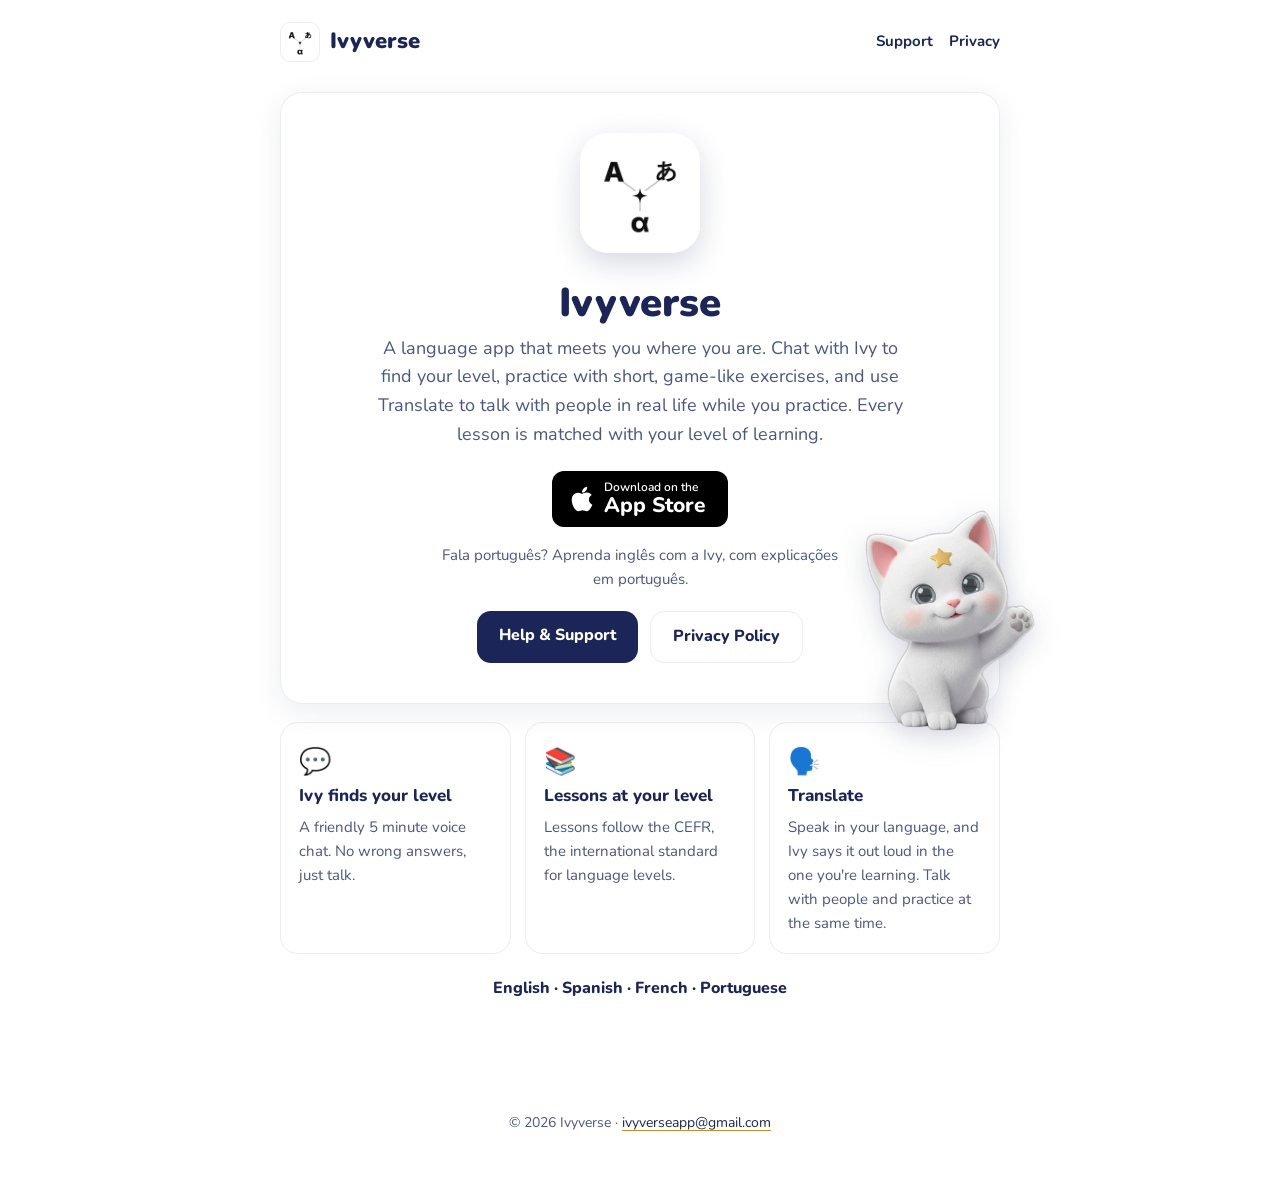
<file: index.html>
<!doctype html>
<html lang="en">
<head>
  <meta charset="utf-8">
  <meta name="viewport" content="width=device-width, initial-scale=1">
  <title>Ivyverse</title>
  <meta name="description" content="A language app that meets you where you are. Chat with Ivy to find your level, practice with short lessons, and use Translate to talk with people while you practice.">
  <meta property="og:type" content="website">
  <meta property="og:url" content="https://ivyverse.app/">
  <meta property="og:title" content="Ivyverse: learn languages at your level">
  <meta property="og:description" content="Chat with Ivy to find your level, then start lessons right where you are. Download Ivyverse on the App Store.">
  <meta property="og:image" content="https://ivyverse.app/ivy-wave.png">
  <meta name="twitter:card" content="summary">
  <link rel="icon" href="/icon-v2.png">
  <link rel="apple-touch-icon" href="/icon-v2.png">
  <link rel="preconnect" href="https://fonts.googleapis.com">
  <link rel="preconnect" href="https://fonts.gstatic.com" crossorigin>
  <link href="https://fonts.googleapis.com/css2?family=Nunito:wght@600;700;800;900&display=swap" rel="stylesheet">
  <link rel="stylesheet" href="/style.css?v=3">
  <style>
    .hero p { max-width: 540px; }
    .hero p.pt { font-size: 15px; max-width: 400px; margin: 16px auto 0; }
    .features { display: grid; grid-template-columns: repeat(3, 1fr); gap: 14px; margin-top: 18px; }
    .feat { background: #fff; border: 1.5px solid var(--edge); border-radius: 18px; padding: 18px; }
    .feat h3 { margin: 0 0 6px; font-size: 17px; }
    .feat p { margin: 0; font-size: 15px; }
    .emoji { font-size: 26px; }
    .langs { text-align: center; margin-top: 22px; font-weight: 800; color: var(--navy); }
    .store { display: inline-flex; align-items: center; gap: 10px; background: #000; color: #fff; text-decoration: none; padding: 10px 22px 10px 18px; border-radius: 12px; margin-top: 4px; }
    .store:hover { color: #fff; opacity: 0.9; }
    .store svg { width: 24px; height: 28px; }
    .store span { display: flex; flex-direction: column; text-align: left; font-weight: 800; font-size: 21px; line-height: 1.1; }
    .store small { font-weight: 600; font-size: 12px; }
    @media (max-width: 640px) { .features { grid-template-columns: 1fr; } }
  </style>
</head>
<body>
  <header class="top">
    <div class="wrap">
      <a class="brand" href="/"><img src="/icon-v2.png" alt="">Ivyverse</a>
      <nav><a href="/support/">Support</a><a href="/privacy/">Privacy</a></nav>
    </div>
  </header>
  <main>
    <div class="wrap">
      <section class="card hero">
        <img src="/icon-v2.png" alt="Ivyverse icon">
        <h1>Ivyverse</h1>
        <p>A language app that meets you where you are. Chat with Ivy to find your level, practice with short, game-like exercises, and use Translate to talk with people in real life while you practice. Every lesson is matched with your level of learning.</p>
        <a class="store" href="https://apps.apple.com/app/id6828115601"><svg viewBox="0 0 384 512" aria-hidden="true"><path fill="currentColor" d="M318.7 268.7c-.2-36.7 16.4-64.4 50-84.8-18.8-26.9-47.2-41.7-84.7-44.6-35.5-2.8-74.3 20.7-88.5 20.7-15 0-49.4-19.7-76.4-19.7C63.3 141.2 4 184.8 4 273.5q0 39.3 14.4 81.2c12.8 36.7 59 126.7 107.2 125.2 25.2-.6 43-17.9 75.8-17.9 31.8 0 48.3 17.9 76.4 17.9 48.6-.7 90.4-82.5 102.6-119.3-65.2-30.7-61.7-90-61.7-91.9zm-56.6-164.2c27.3-32.4 24.8-61.9 24-72.5-24.1 1.4-52 16.4-67.9 34.9-17.5 19.8-27.8 44.3-25.6 71.9 26.1 2 49.9-11.4 69.5-34.3z"/></svg><span><small>Download on the</small>App Store</span></a>
        <p class="muted pt">Fala português? Aprenda inglês com a Ivy, com explicações em português.</p>
        <div class="links">
          <a class="btn" href="/support/">Help &amp; Support</a>
          <a class="btn light" href="/privacy/">Privacy Policy</a>
        </div>
        <img class="ivy" src="/ivy-wave.png" alt="Ivy waving hello">
      </section>
      <div class="features">
        <div class="feat"><div class="emoji">💬</div><h3>Ivy finds your level</h3><p>A friendly 5 minute voice chat. No wrong answers, just talk.</p></div>
        <div class="feat"><div class="emoji">📚</div><h3>Lessons at your level</h3><p>Lessons follow the CEFR, the international standard for language levels.</p></div>
        <div class="feat"><div class="emoji">🗣️</div><h3>Translate</h3><p>Speak in your language, and Ivy says it out loud in the one you're learning. Talk with people and practice at the same time.</p></div>
      </div>
      <p class="langs">English · Spanish · French · Portuguese</p>
    </div>
  </main>
  <footer>
    <div class="wrap">
      <p class="muted">© 2026 Ivyverse · <a href="mailto:ivyverseapp@gmail.com">ivyverseapp@gmail.com</a></p>
    </div>
  </footer>
</body>
</html>
</file>
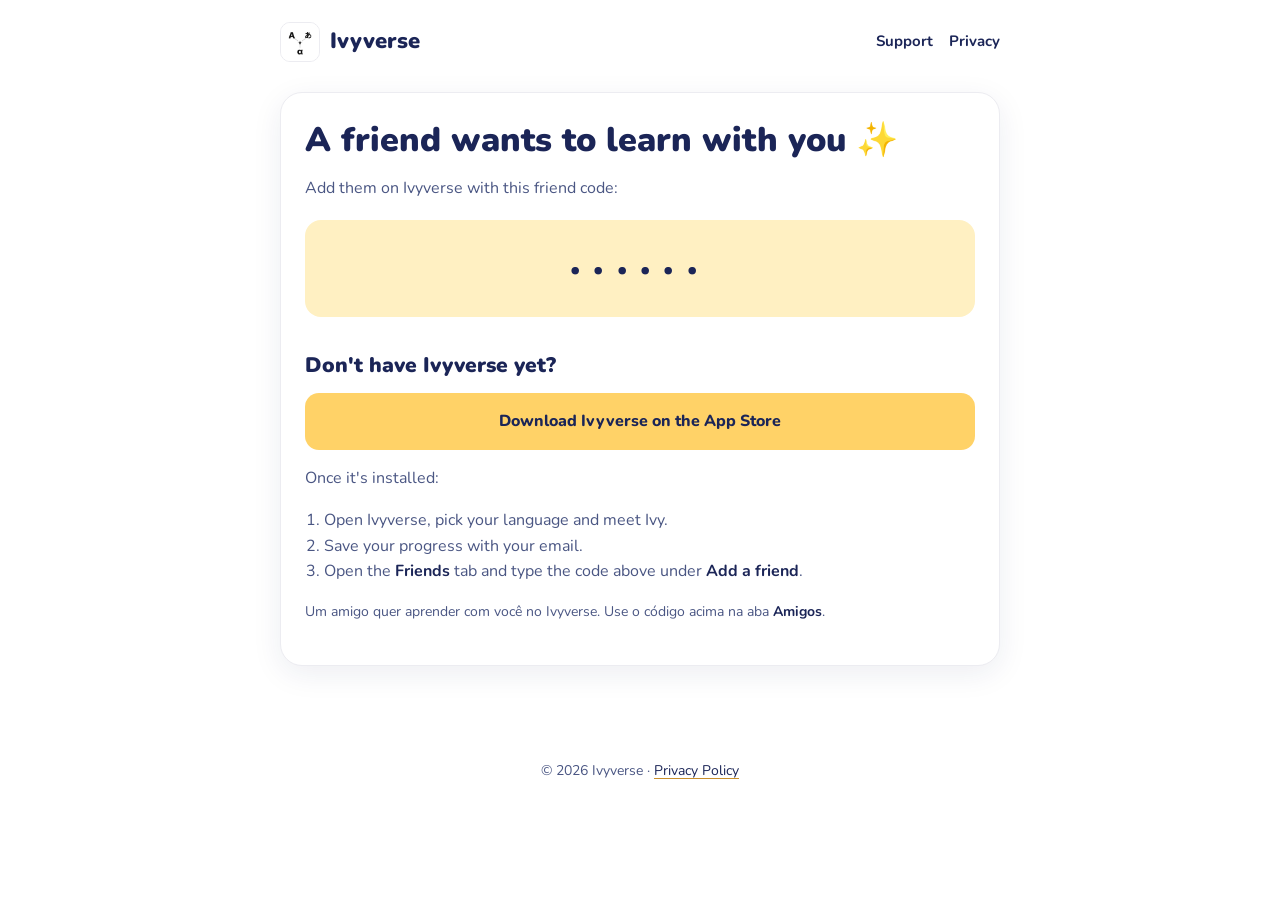
<file: add/index.html>
<!doctype html>
<html lang="en">
<head>
  <meta charset="utf-8">
  <meta name="viewport" content="width=device-width, initial-scale=1">
  <title>Add a friend on Ivyverse</title>
  <meta name="description" content="Someone invited you to learn with them on Ivyverse.">
  <meta name="robots" content="noindex">
  <link rel="icon" href="/icon.png">
  <link rel="preconnect" href="https://fonts.googleapis.com">
  <link rel="preconnect" href="https://fonts.gstatic.com" crossorigin>
  <link href="https://fonts.googleapis.com/css2?family=Nunito:wght@600;700;800;900&display=swap" rel="stylesheet">
  <link rel="stylesheet" href="/style.css?v=3">
  <style>
    .codebox { font-size: 2.4rem; font-weight: 900; letter-spacing: .35em; text-align: center; padding: 18px 10px; border-radius: 16px; background: #FFF0C2; color: #1B2557; margin: 18px 0; }
    .btn { display: block; text-align: center; padding: 16px 20px; border-radius: 14px; background: #1B2557; color: #fff; font-weight: 800; text-decoration: none; margin: 10px 0; }
    .btn.soft { background: #FFD267; color: #1B2557; }
    .steps { padding-left: 1.2em; }
  </style>
</head>
<body>
  <header class="top">
    <div class="wrap">
      <a class="brand" href="/"><img src="/icon.png" alt="">Ivyverse</a>
      <nav><a href="/support/">Support</a><a href="/privacy/">Privacy</a></nav>
    </div>
  </header>
  <main>
    <div class="wrap">
      <article class="card">
        <h1>A friend wants to learn with you ✨</h1>
        <p>Add them on Ivyverse with this friend code:</p>
        <div class="codebox" id="code">······</div>
        <a class="btn" id="open" href="#">Open in Ivyverse</a>
        <a class="btn soft" id="copy" href="#">Copy the code</a>
        <h2>Don't have Ivyverse yet?</h2>
        <a class="btn soft" href="https://apps.apple.com/app/id6828115601">Download Ivyverse on the App Store</a>
        <p>Once it's installed:</p>
        <ol class="steps">
          <li>Open Ivyverse, pick your language and meet Ivy.</li>
          <li>Save your progress with your email.</li>
          <li>Open the <strong>Friends</strong> tab and type the code above under <strong>Add a friend</strong>.</li>
        </ol>
        <p class="muted">Um amigo quer aprender com você no Ivyverse. Use o código acima na aba <strong>Amigos</strong>.</p>
      </article>
    </div>
  </main>
  <footer>
    <div class="wrap">
      <p class="muted">© 2026 Ivyverse · <a href="/privacy/">Privacy Policy</a></p>
    </div>
  </footer>
  <script>
    (function () {
      var raw = new URLSearchParams(location.search).get('code') || '';
      var code = raw.toUpperCase().replace(/[^A-Z0-9]/g, '').slice(0, 6);
      var box = document.getElementById('code');
      var open = document.getElementById('open');
      var copy = document.getElementById('copy');
      if (code.length === 6) {
        box.textContent = code;
        open.href = 'ivyverse://add?code=' + code;
      } else {
        box.textContent = '······';
        open.style.display = 'none';
        copy.style.display = 'none';
      }
      copy.addEventListener('click', function (e) {
        e.preventDefault();
        if (navigator.clipboard) navigator.clipboard.writeText(code).then(function () { copy.textContent = 'Copied!'; });
      });
    })();
  </script>
</body>
</html>
</file>
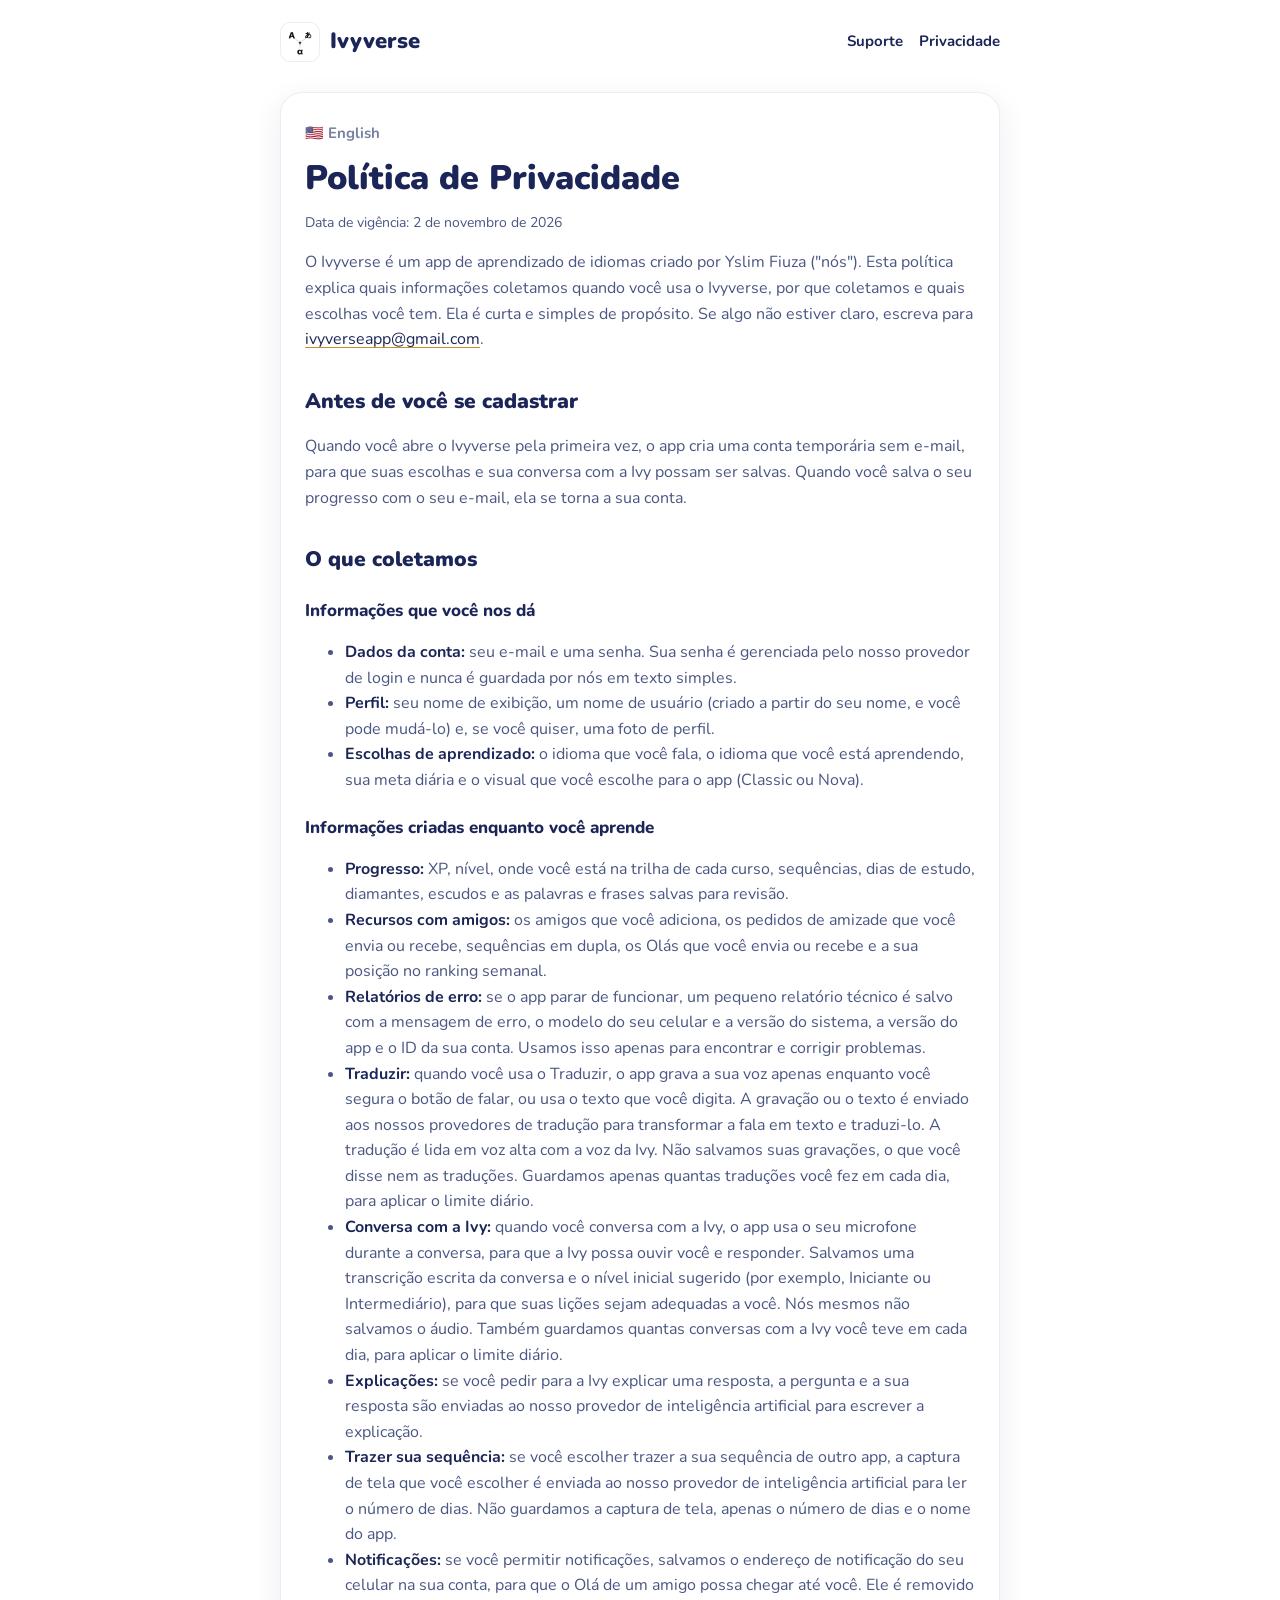
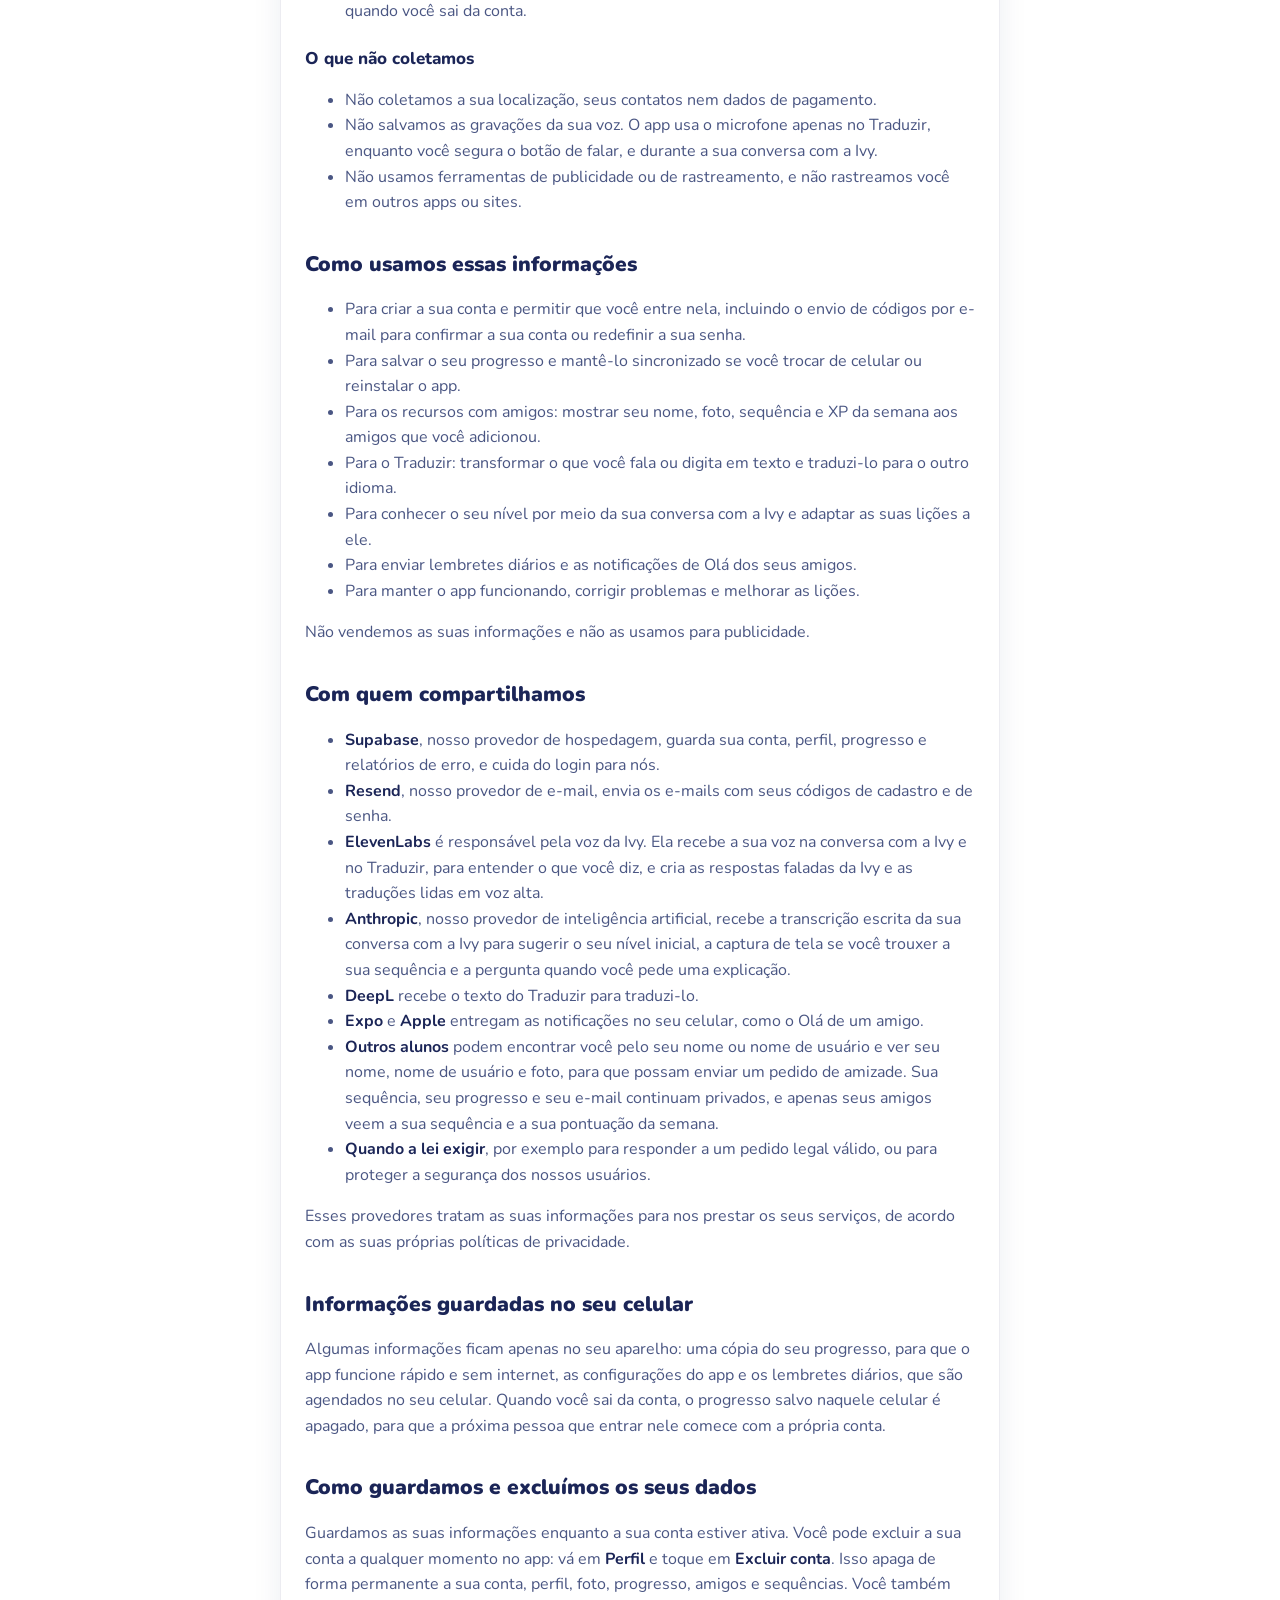
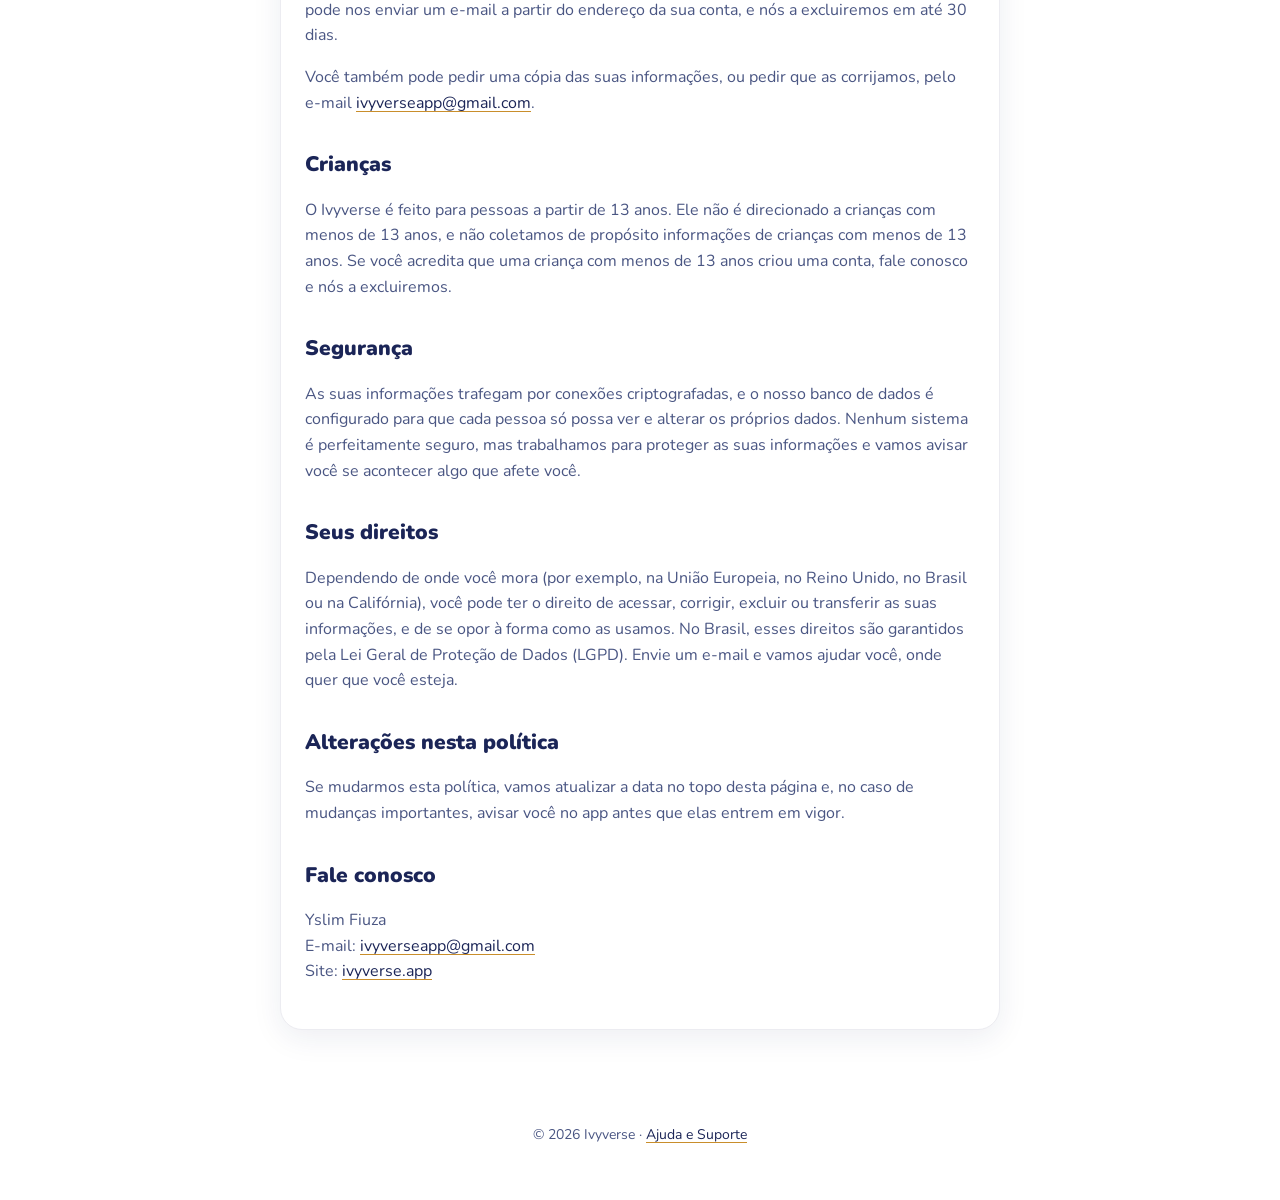
<file: privacidade/index.html>
<!doctype html>
<html lang="pt-BR">
<head>
  <meta charset="utf-8">
  <meta name="viewport" content="width=device-width, initial-scale=1">
  <title>Política de Privacidade do Ivyverse</title>
  <meta name="description" content="Como o app Ivyverse coleta, usa e protege as suas informações.">
  <link rel="icon" href="/icon.png">
  <link rel="alternate" hreflang="en" href="https://ivyverse.app/privacy/">
  <link rel="alternate" hreflang="pt-BR" href="https://ivyverse.app/privacidade/">
  <link rel="preconnect" href="https://fonts.googleapis.com">
  <link rel="preconnect" href="https://fonts.gstatic.com" crossorigin>
  <link href="https://fonts.googleapis.com/css2?family=Nunito:wght@600;700;800;900&display=swap" rel="stylesheet">
  <link rel="stylesheet" href="/style.css?v=3">
  <style>.lang{margin:0 0 14px;font-size:15px;font-weight:700}.lang a{color:inherit;opacity:.75;text-decoration:none}.lang a:hover{opacity:1;text-decoration:underline}</style>
</head>
<body>
  <header class="top">
    <div class="wrap">
      <a class="brand" href="/"><img src="/icon.png" alt="">Ivyverse</a>
      <nav><a href="/support/">Suporte</a><a href="/privacidade/">Privacidade</a></nav>
    </div>
  </header>
  <main>
    <div class="wrap">
      <article class="card">
        <p class="lang">🇺🇸 <a href="/privacy/" lang="en">English</a></p>
        <h1>Política de Privacidade</h1>
        <p class="muted">Data de vigência: 2 de novembro de 2026</p>

        <p>O Ivyverse é um app de aprendizado de idiomas criado por Yslim Fiuza ("nós"). Esta política explica quais informações coletamos quando você usa o Ivyverse, por que coletamos e quais escolhas você tem. Ela é curta e simples de propósito. Se algo não estiver claro, escreva para <a href="mailto:ivyverseapp@gmail.com">ivyverseapp@gmail.com</a>.</p>

        <h2>Antes de você se cadastrar</h2>
        <p>Quando você abre o Ivyverse pela primeira vez, o app cria uma conta temporária sem e-mail, para que suas escolhas e sua conversa com a Ivy possam ser salvas. Quando você salva o seu progresso com o seu e-mail, ela se torna a sua conta.</p>

        <h2>O que coletamos</h2>
        <h3>Informações que você nos dá</h3>
        <ul>
          <li><strong>Dados da conta:</strong> seu e-mail e uma senha. Sua senha é gerenciada pelo nosso provedor de login e nunca é guardada por nós em texto simples.</li>
          <li><strong>Perfil:</strong> seu nome de exibição, um nome de usuário (criado a partir do seu nome, e você pode mudá-lo) e, se você quiser, uma foto de perfil.</li>
          <li><strong>Escolhas de aprendizado:</strong> o idioma que você fala, o idioma que você está aprendendo, sua meta diária e o visual que você escolhe para o app (Classic ou Nova).</li>
        </ul>
        <h3>Informações criadas enquanto você aprende</h3>
        <ul>
          <li><strong>Progresso:</strong> XP, nível, onde você está na trilha de cada curso, sequências, dias de estudo, diamantes, escudos e as palavras e frases salvas para revisão.</li>
          <li><strong>Recursos com amigos:</strong> os amigos que você adiciona, os pedidos de amizade que você envia ou recebe, sequências em dupla, os Olás que você envia ou recebe e a sua posição no ranking semanal.</li>
          <li><strong>Relatórios de erro:</strong> se o app parar de funcionar, um pequeno relatório técnico é salvo com a mensagem de erro, o modelo do seu celular e a versão do sistema, a versão do app e o ID da sua conta. Usamos isso apenas para encontrar e corrigir problemas.</li>
          <li><strong>Traduzir:</strong> quando você usa o Traduzir, o app grava a sua voz apenas enquanto você segura o botão de falar, ou usa o texto que você digita. A gravação ou o texto é enviado aos nossos provedores de tradução para transformar a fala em texto e traduzi-lo. A tradução é lida em voz alta com a voz da Ivy. Não salvamos suas gravações, o que você disse nem as traduções. Guardamos apenas quantas traduções você fez em cada dia, para aplicar o limite diário.</li>
          <li><strong>Conversa com a Ivy:</strong> quando você conversa com a Ivy, o app usa o seu microfone durante a conversa, para que a Ivy possa ouvir você e responder. Salvamos uma transcrição escrita da conversa e o nível inicial sugerido (por exemplo, Iniciante ou Intermediário), para que suas lições sejam adequadas a você. Nós mesmos não salvamos o áudio. Também guardamos quantas conversas com a Ivy você teve em cada dia, para aplicar o limite diário.</li>
          <li><strong>Explicações:</strong> se você pedir para a Ivy explicar uma resposta, a pergunta e a sua resposta são enviadas ao nosso provedor de inteligência artificial para escrever a explicação.</li>
          <li><strong>Trazer sua sequência:</strong> se você escolher trazer a sua sequência de outro app, a captura de tela que você escolher é enviada ao nosso provedor de inteligência artificial para ler o número de dias. Não guardamos a captura de tela, apenas o número de dias e o nome do app.</li>
          <li><strong>Notificações:</strong> se você permitir notificações, salvamos o endereço de notificação do seu celular na sua conta, para que o Olá de um amigo possa chegar até você. Ele é removido quando você sai da conta.</li>
        </ul>
        <h3>O que não coletamos</h3>
        <ul>
          <li>Não coletamos a sua localização, seus contatos nem dados de pagamento.</li>
          <li>Não salvamos as gravações da sua voz. O app usa o microfone apenas no Traduzir, enquanto você segura o botão de falar, e durante a sua conversa com a Ivy.</li>
          <li>Não usamos ferramentas de publicidade ou de rastreamento, e não rastreamos você em outros apps ou sites.</li>
        </ul>

        <h2>Como usamos essas informações</h2>
        <ul>
          <li>Para criar a sua conta e permitir que você entre nela, incluindo o envio de códigos por e-mail para confirmar a sua conta ou redefinir a sua senha.</li>
          <li>Para salvar o seu progresso e mantê-lo sincronizado se você trocar de celular ou reinstalar o app.</li>
          <li>Para os recursos com amigos: mostrar seu nome, foto, sequência e XP da semana aos amigos que você adicionou.</li>
          <li>Para o Traduzir: transformar o que você fala ou digita em texto e traduzi-lo para o outro idioma.</li>
          <li>Para conhecer o seu nível por meio da sua conversa com a Ivy e adaptar as suas lições a ele.</li>
          <li>Para enviar lembretes diários e as notificações de Olá dos seus amigos.</li>
          <li>Para manter o app funcionando, corrigir problemas e melhorar as lições.</li>
        </ul>
        <p>Não vendemos as suas informações e não as usamos para publicidade.</p>

        <h2>Com quem compartilhamos</h2>
        <ul>
          <li><strong>Supabase</strong>, nosso provedor de hospedagem, guarda sua conta, perfil, progresso e relatórios de erro, e cuida do login para nós.</li>
          <li><strong>Resend</strong>, nosso provedor de e-mail, envia os e-mails com seus códigos de cadastro e de senha.</li>
          <li><strong>ElevenLabs</strong> é responsável pela voz da Ivy. Ela recebe a sua voz na conversa com a Ivy e no Traduzir, para entender o que você diz, e cria as respostas faladas da Ivy e as traduções lidas em voz alta.</li>
          <li><strong>Anthropic</strong>, nosso provedor de inteligência artificial, recebe a transcrição escrita da sua conversa com a Ivy para sugerir o seu nível inicial, a captura de tela se você trouxer a sua sequência e a pergunta quando você pede uma explicação.</li>
          <li><strong>DeepL</strong> recebe o texto do Traduzir para traduzi-lo.</li>
          <li><strong>Expo</strong> e <strong>Apple</strong> entregam as notificações no seu celular, como o Olá de um amigo.</li>
          <li><strong>Outros alunos</strong> podem encontrar você pelo seu nome ou nome de usuário e ver seu nome, nome de usuário e foto, para que possam enviar um pedido de amizade. Sua sequência, seu progresso e seu e-mail continuam privados, e apenas seus amigos veem a sua sequência e a sua pontuação da semana.</li>
          <li><strong>Quando a lei exigir</strong>, por exemplo para responder a um pedido legal válido, ou para proteger a segurança dos nossos usuários.</li>
        </ul>
        <p>Esses provedores tratam as suas informações para nos prestar os seus serviços, de acordo com as suas próprias políticas de privacidade.</p>

        <h2>Informações guardadas no seu celular</h2>
        <p>Algumas informações ficam apenas no seu aparelho: uma cópia do seu progresso, para que o app funcione rápido e sem internet, as configurações do app e os lembretes diários, que são agendados no seu celular. Quando você sai da conta, o progresso salvo naquele celular é apagado, para que a próxima pessoa que entrar nele comece com a própria conta.</p>

        <h2>Como guardamos e excluímos os seus dados</h2>
        <p>Guardamos as suas informações enquanto a sua conta estiver ativa. Você pode excluir a sua conta a qualquer momento no app: vá em <strong>Perfil</strong> e toque em <strong>Excluir conta</strong>. Isso apaga de forma permanente a sua conta, perfil, foto, progresso, amigos e sequências. Você também pode nos enviar um e-mail a partir do endereço da sua conta, e nós a excluiremos em até 30 dias.</p>
        <p>Você também pode pedir uma cópia das suas informações, ou pedir que as corrijamos, pelo e-mail <a href="mailto:ivyverseapp@gmail.com">ivyverseapp@gmail.com</a>.</p>

        <h2>Crianças</h2>
        <p>O Ivyverse é feito para pessoas a partir de 13 anos. Ele não é direcionado a crianças com menos de 13 anos, e não coletamos de propósito informações de crianças com menos de 13 anos. Se você acredita que uma criança com menos de 13 anos criou uma conta, fale conosco e nós a excluiremos.</p>

        <h2>Segurança</h2>
        <p>As suas informações trafegam por conexões criptografadas, e o nosso banco de dados é configurado para que cada pessoa só possa ver e alterar os próprios dados. Nenhum sistema é perfeitamente seguro, mas trabalhamos para proteger as suas informações e vamos avisar você se acontecer algo que afete você.</p>

        <h2>Seus direitos</h2>
        <p>Dependendo de onde você mora (por exemplo, na União Europeia, no Reino Unido, no Brasil ou na Califórnia), você pode ter o direito de acessar, corrigir, excluir ou transferir as suas informações, e de se opor à forma como as usamos. No Brasil, esses direitos são garantidos pela Lei Geral de Proteção de Dados (LGPD). Envie um e-mail e vamos ajudar você, onde quer que você esteja.</p>

        <h2>Alterações nesta política</h2>
        <p>Se mudarmos esta política, vamos atualizar a data no topo desta página e, no caso de mudanças importantes, avisar você no app antes que elas entrem em vigor.</p>

        <h2>Fale conosco</h2>
        <p>Yslim Fiuza<br>
        E-mail: <a href="mailto:ivyverseapp@gmail.com">ivyverseapp@gmail.com</a><br>
        Site: <a href="https://ivyverse.app">ivyverse.app</a></p>
      </article>
    </div>
  </main>
  <footer>
    <div class="wrap">
      <p class="muted">© 2026 Ivyverse · <a href="/support/">Ajuda e Suporte</a></p>
    </div>
  </footer>
</body>
</html>
</file>
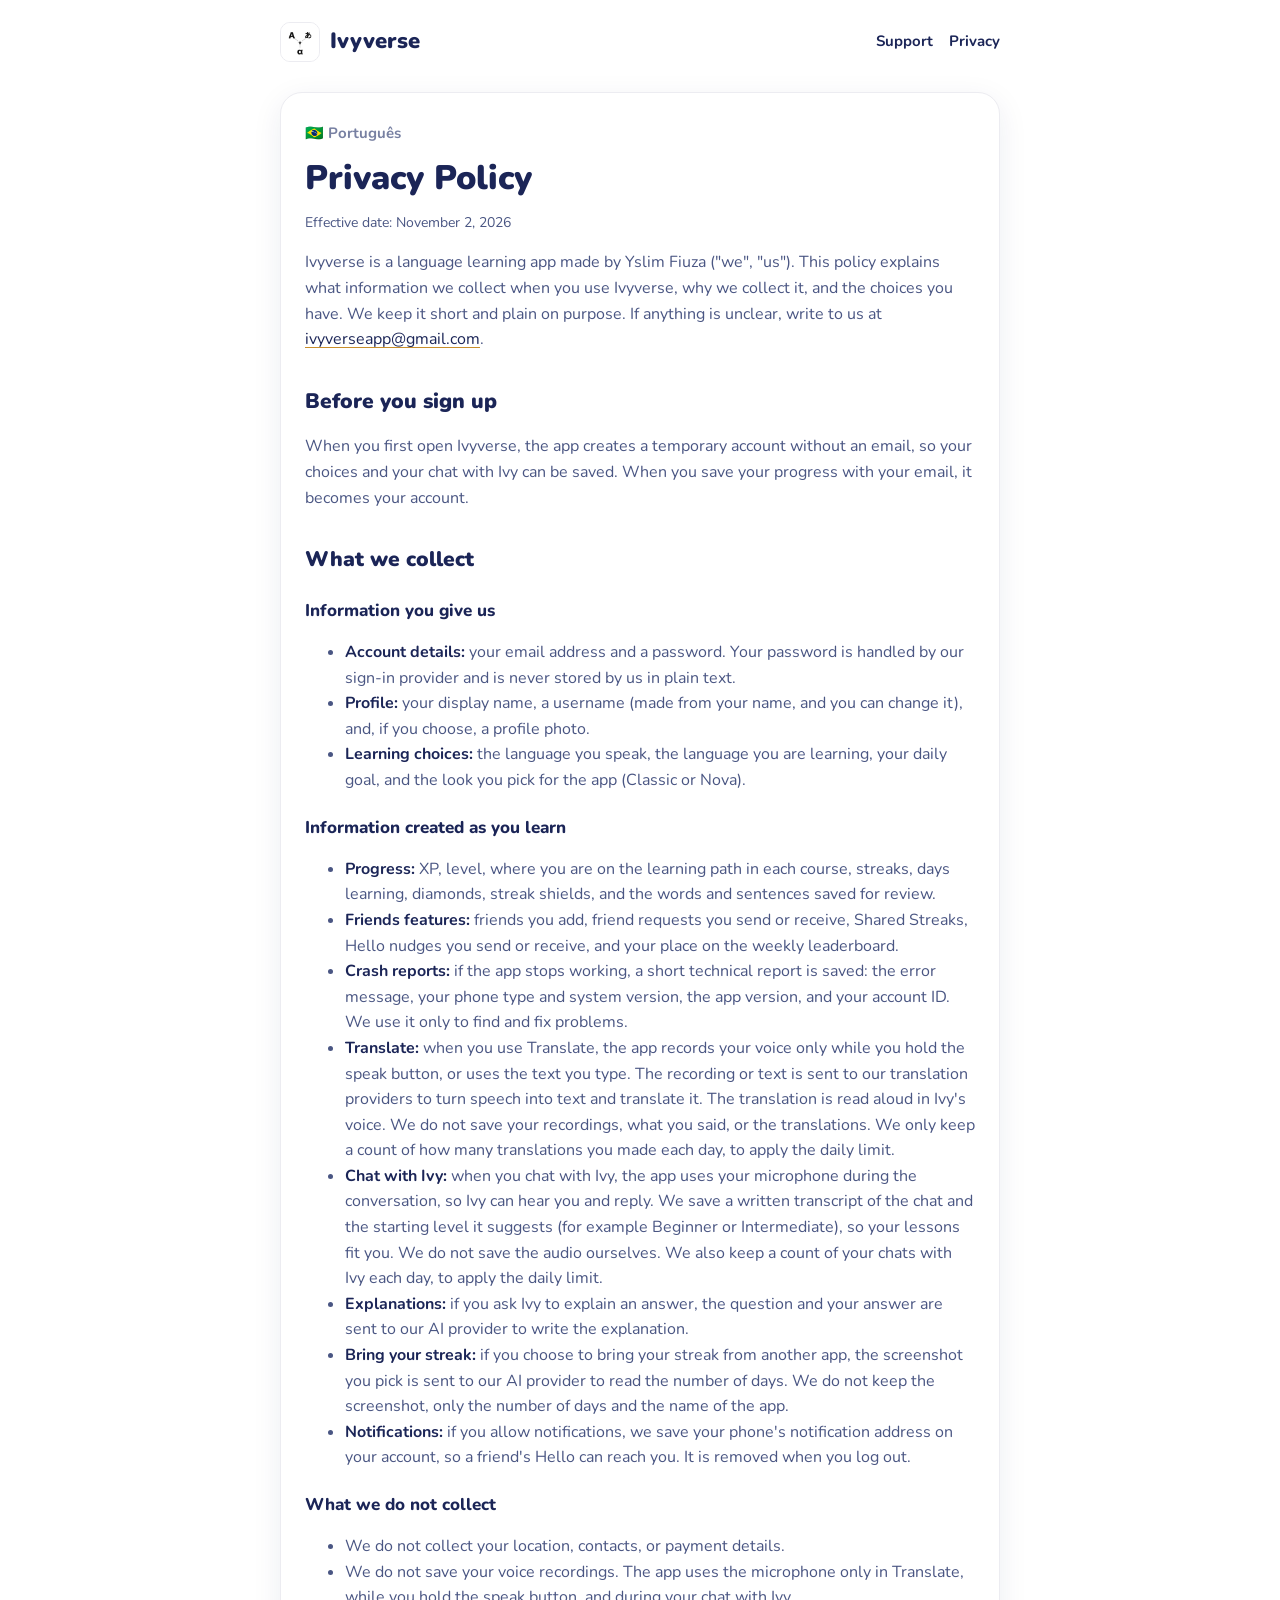
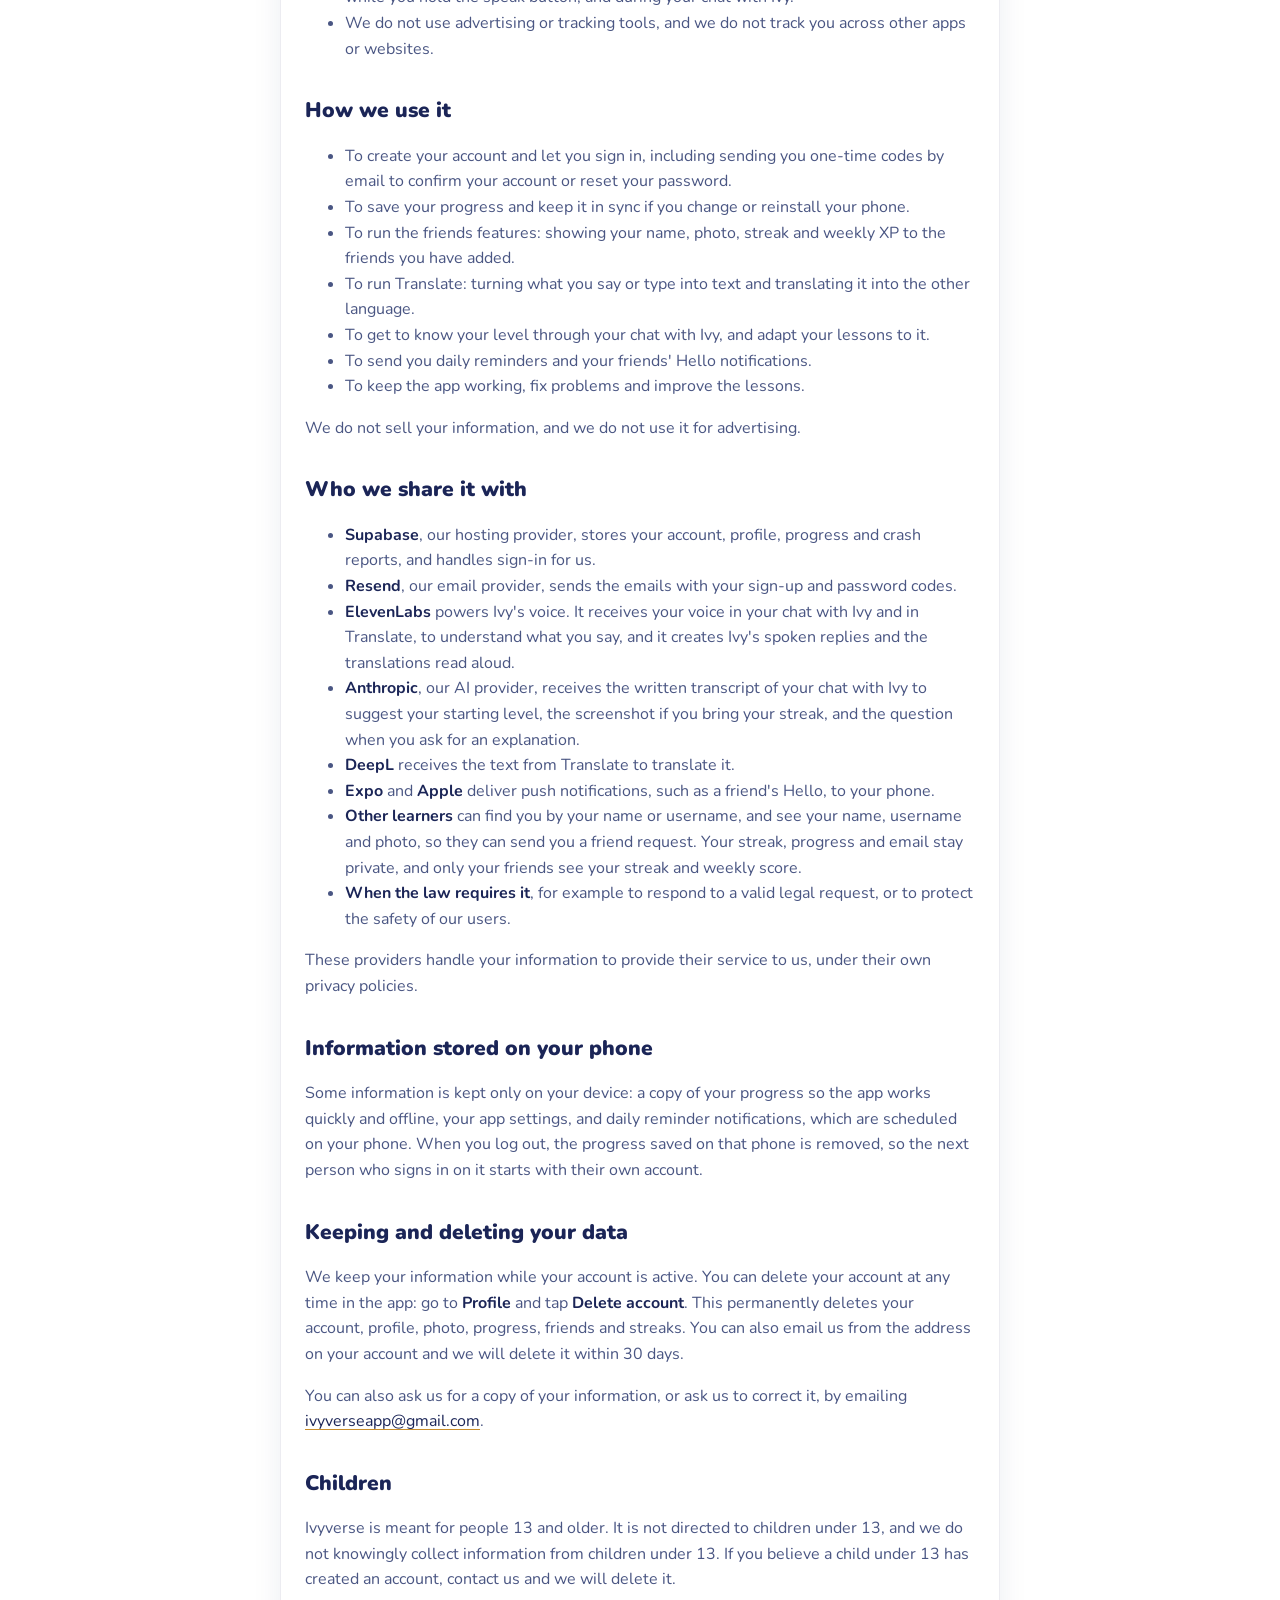
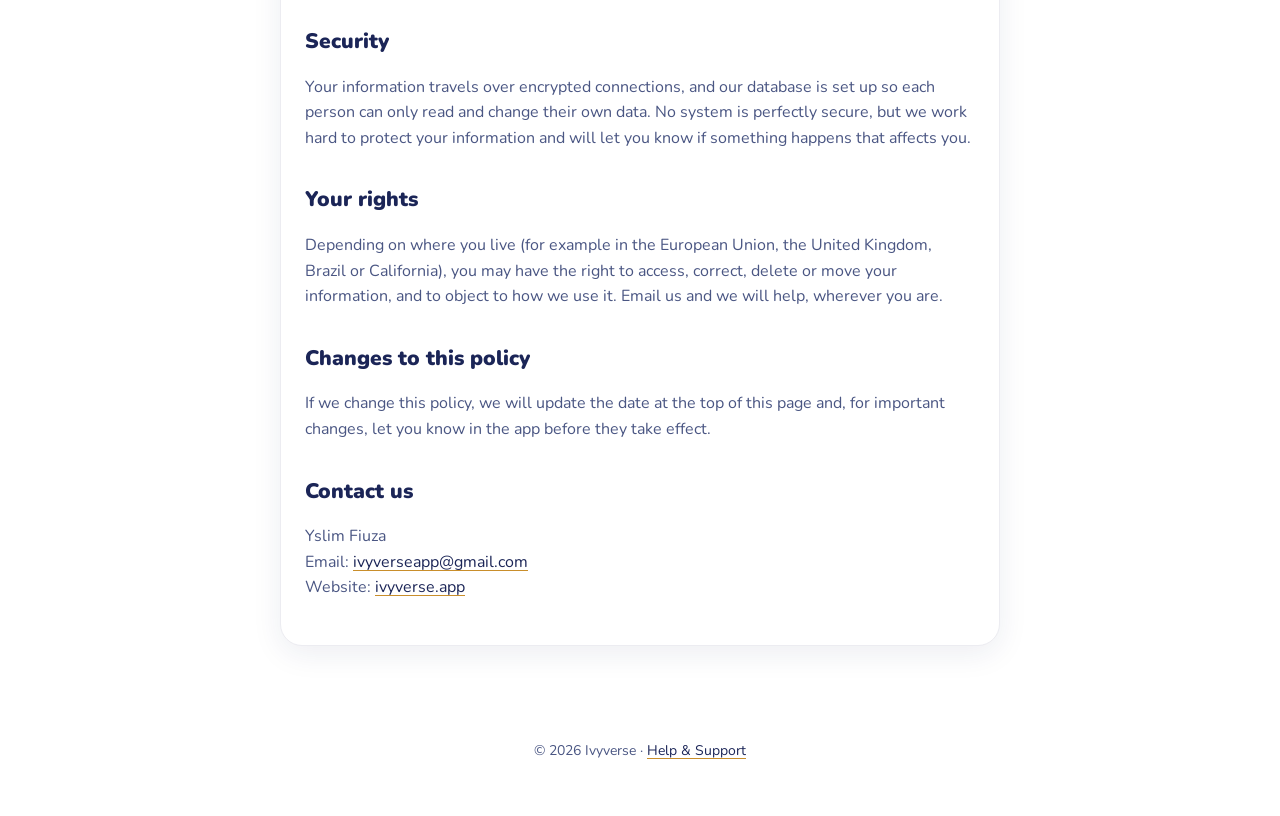
<file: privacy/index.html>
<!doctype html>
<html lang="en">
<head>
  <meta charset="utf-8">
  <meta name="viewport" content="width=device-width, initial-scale=1">
  <title>Ivyverse Privacy Policy</title>
  <meta name="description" content="How the Ivyverse app collects, uses and protects your information.">
  <link rel="icon" href="/icon.png">
  <link rel="alternate" hreflang="en" href="https://ivyverse.app/privacy/">
  <link rel="alternate" hreflang="pt-BR" href="https://ivyverse.app/privacidade/">
  <link rel="preconnect" href="https://fonts.googleapis.com">
  <link rel="preconnect" href="https://fonts.gstatic.com" crossorigin>
  <link href="https://fonts.googleapis.com/css2?family=Nunito:wght@600;700;800;900&display=swap" rel="stylesheet">
  <link rel="stylesheet" href="/style.css?v=3">
  <style>.lang{margin:0 0 14px;font-size:15px;font-weight:700}.lang a{color:inherit;opacity:.75;text-decoration:none}.lang a:hover{opacity:1;text-decoration:underline}</style>
</head>
<body>
  <header class="top">
    <div class="wrap">
      <a class="brand" href="/"><img src="/icon.png" alt="">Ivyverse</a>
      <nav><a href="/support/">Support</a><a href="/privacy/">Privacy</a></nav>
    </div>
  </header>
  <main>
    <div class="wrap">
      <article class="card">
        <p class="lang">🇧🇷 <a href="/privacidade/" lang="pt-BR">Português</a></p>
        <h1>Privacy Policy</h1>
        <p class="muted">Effective date: <!-- EFFECTIVE_DATE -->November 2, 2026</p>

        <p>Ivyverse is a language learning app made by <!-- OWNER_NAME -->Yslim Fiuza ("we", "us"). This policy explains what information we collect when you use Ivyverse, why we collect it, and the choices you have. We keep it short and plain on purpose. If anything is unclear, write to us at <a href="mailto:ivyverseapp@gmail.com">ivyverseapp@gmail.com</a>.</p>

        <h2>Before you sign up</h2>
        <p>When you first open Ivyverse, the app creates a temporary account without an email, so your choices and your chat with Ivy can be saved. When you save your progress with your email, it becomes your account.</p>

        <h2>What we collect</h2>
        <h3>Information you give us</h3>
        <ul>
          <li><strong>Account details:</strong> your email address and a password. Your password is handled by our sign-in provider and is never stored by us in plain text.</li>
          <li><strong>Profile:</strong> your display name, a username (made from your name, and you can change it), and, if you choose, a profile photo.</li>
          <li><strong>Learning choices:</strong> the language you speak, the language you are learning, your daily goal, and the look you pick for the app (Classic or Nova).</li>
        </ul>
        <h3>Information created as you learn</h3>
        <ul>
          <li><strong>Progress:</strong> XP, level, where you are on the learning path in each course, streaks, days learning, diamonds, streak shields, and the words and sentences saved for review.</li>
          <li><strong>Friends features:</strong> friends you add, friend requests you send or receive, Shared Streaks, Hello nudges you send or receive, and your place on the weekly leaderboard.</li>
          <li><strong>Crash reports:</strong> if the app stops working, a short technical report is saved: the error message, your phone type and system version, the app version, and your account ID. We use it only to find and fix problems.</li>
          <li><strong>Translate:</strong> when you use Translate, the app records your voice only while you hold the speak button, or uses the text you type. The recording or text is sent to our translation providers to turn speech into text and translate it. The translation is read aloud in Ivy's voice. We do not save your recordings, what you said, or the translations. We only keep a count of how many translations you made each day, to apply the daily limit.</li>
          <li><strong>Chat with Ivy:</strong> when you chat with Ivy, the app uses your microphone during the conversation, so Ivy can hear you and reply. We save a written transcript of the chat and the starting level it suggests (for example Beginner or Intermediate), so your lessons fit you. We do not save the audio ourselves. We also keep a count of your chats with Ivy each day, to apply the daily limit.</li>
          <li><strong>Explanations:</strong> if you ask Ivy to explain an answer, the question and your answer are sent to our AI provider to write the explanation.</li>
          <li><strong>Bring your streak:</strong> if you choose to bring your streak from another app, the screenshot you pick is sent to our AI provider to read the number of days. We do not keep the screenshot, only the number of days and the name of the app.</li>
          <li><strong>Notifications:</strong> if you allow notifications, we save your phone's notification address on your account, so a friend's Hello can reach you. It is removed when you log out.</li>
        </ul>
        <h3>What we do not collect</h3>
        <ul>
          <li>We do not collect your location, contacts, or payment details.</li>
          <li>We do not save your voice recordings. The app uses the microphone only in Translate, while you hold the speak button, and during your chat with Ivy.</li>
          <li>We do not use advertising or tracking tools, and we do not track you across other apps or websites.</li>
        </ul>

        <h2>How we use it</h2>
        <ul>
          <li>To create your account and let you sign in, including sending you one-time codes by email to confirm your account or reset your password.</li>
          <li>To save your progress and keep it in sync if you change or reinstall your phone.</li>
          <li>To run the friends features: showing your name, photo, streak and weekly XP to the friends you have added.</li>
          <li>To run Translate: turning what you say or type into text and translating it into the other language.</li>
          <li>To get to know your level through your chat with Ivy, and adapt your lessons to it.</li>
          <li>To send you daily reminders and your friends' Hello notifications.</li>
          <li>To keep the app working, fix problems and improve the lessons.</li>
        </ul>
        <p>We do not sell your information, and we do not use it for advertising.</p>

        <h2>Who we share it with</h2>
        <ul>
          <li><strong>Supabase</strong>, our hosting provider, stores your account, profile, progress and crash reports, and handles sign-in for us.</li>
          <li><strong>Resend</strong>, our email provider, sends the emails with your sign-up and password codes.</li>
          <li><strong>ElevenLabs</strong> powers Ivy's voice. It receives your voice in your chat with Ivy and in Translate, to understand what you say, and it creates Ivy's spoken replies and the translations read aloud.</li>
          <li><strong>Anthropic</strong>, our AI provider, receives the written transcript of your chat with Ivy to suggest your starting level, the screenshot if you bring your streak, and the question when you ask for an explanation.</li>
          <li><strong>DeepL</strong> receives the text from Translate to translate it.</li>
          <li><strong>Expo</strong> and <strong>Apple</strong> deliver push notifications, such as a friend's Hello, to your phone.</li>
          <li><strong>Other learners</strong> can find you by your name or username, and see your name, username and photo, so they can send you a friend request. Your streak, progress and email stay private, and only your friends see your streak and weekly score.</li>
          <li><strong>When the law requires it</strong>, for example to respond to a valid legal request, or to protect the safety of our users.</li>
        </ul>
        <p>These providers handle your information to provide their service to us, under their own privacy policies.</p>

        <h2>Information stored on your phone</h2>
        <p>Some information is kept only on your device: a copy of your progress so the app works quickly and offline, your app settings, and daily reminder notifications, which are scheduled on your phone. When you log out, the progress saved on that phone is removed, so the next person who signs in on it starts with their own account.</p>

        <h2>Keeping and deleting your data</h2>
        <p>We keep your information while your account is active. You can delete your account at any time in the app: go to <strong>Profile</strong> and tap <strong>Delete account</strong>. This permanently deletes your account, profile, photo, progress, friends and streaks. You can also email us from the address on your account and we will delete it within 30 days.</p>
        <p>You can also ask us for a copy of your information, or ask us to correct it, by emailing <a href="mailto:ivyverseapp@gmail.com">ivyverseapp@gmail.com</a>.</p>

        <h2>Children</h2>
        <p>Ivyverse is meant for people 13 and older. It is not directed to children under 13, and we do not knowingly collect information from children under 13. If you believe a child under 13 has created an account, contact us and we will delete it.</p>

        <h2>Security</h2>
        <p>Your information travels over encrypted connections, and our database is set up so each person can only read and change their own data. No system is perfectly secure, but we work hard to protect your information and will let you know if something happens that affects you.</p>

        <h2>Your rights</h2>
        <p>Depending on where you live (for example in the European Union, the United Kingdom, Brazil or California), you may have the right to access, correct, delete or move your information, and to object to how we use it. Email us and we will help, wherever you are.</p>

        <h2>Changes to this policy</h2>
        <p>If we change this policy, we will update the date at the top of this page and, for important changes, let you know in the app before they take effect.</p>

        <h2>Contact us</h2>
        <p><!-- OWNER_NAME -->Yslim Fiuza<br>
        Email: <a href="mailto:ivyverseapp@gmail.com">ivyverseapp@gmail.com</a><br>
        Website: <a href="https://ivyverse.app">ivyverse.app</a></p>
      </article>
    </div>
  </main>
  <footer>
    <div class="wrap">
      <p class="muted">© 2026 Ivyverse · <a href="/support/">Help &amp; Support</a></p>
    </div>
  </footer>
</body>
</html>
</file>
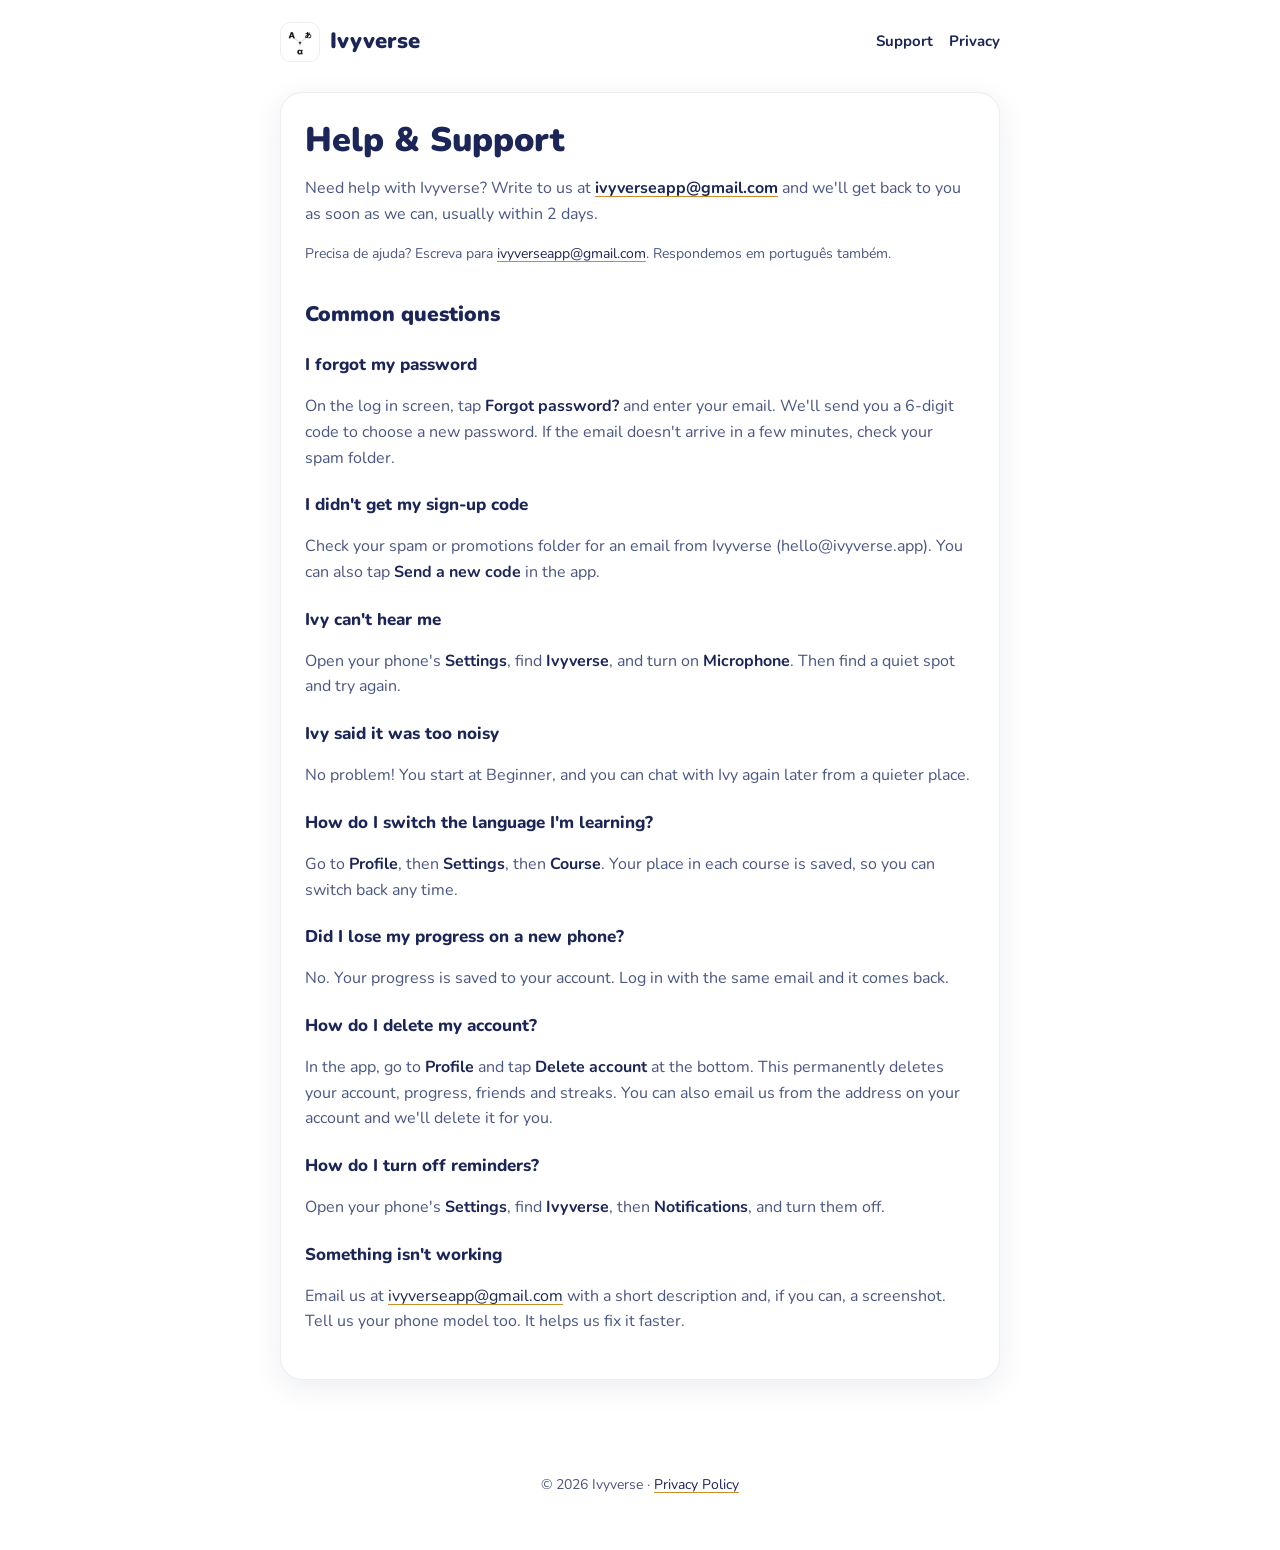
<file: support/index.html>
<!doctype html>
<html lang="en">
<head>
  <meta charset="utf-8">
  <meta name="viewport" content="width=device-width, initial-scale=1">
  <title>Ivyverse Support</title>
  <meta name="description" content="Help and support for the Ivyverse language learning app.">
  <link rel="icon" href="/icon.png">
  <link rel="preconnect" href="https://fonts.googleapis.com">
  <link rel="preconnect" href="https://fonts.gstatic.com" crossorigin>
  <link href="https://fonts.googleapis.com/css2?family=Nunito:wght@600;700;800;900&display=swap" rel="stylesheet">
  <link rel="stylesheet" href="/style.css?v=3">
</head>
<body>
  <header class="top">
    <div class="wrap">
      <a class="brand" href="/"><img src="/icon.png" alt="">Ivyverse</a>
      <nav><a href="/support/">Support</a><a href="/privacy/">Privacy</a></nav>
    </div>
  </header>
  <main>
    <div class="wrap">
      <article class="card">
        <h1>Help &amp; Support</h1>
        <p>Need help with Ivyverse? Write to us at <a href="mailto:ivyverseapp@gmail.com"><strong>ivyverseapp@gmail.com</strong></a> and we'll get back to you as soon as we can, usually within 2 days.</p>
        <p class="muted">Precisa de ajuda? Escreva para <a href="mailto:ivyverseapp@gmail.com">ivyverseapp@gmail.com</a>. Respondemos em português também.</p>

        <h2>Common questions</h2>

        <h3>I forgot my password</h3>
        <p>On the log in screen, tap <strong>Forgot password?</strong> and enter your email. We'll send you a 6-digit code to choose a new password. If the email doesn't arrive in a few minutes, check your spam folder.</p>

        <h3>I didn't get my sign-up code</h3>
        <p>Check your spam or promotions folder for an email from Ivyverse (hello@ivyverse.app). You can also tap <strong>Send a new code</strong> in the app.</p>

        <h3>Ivy can't hear me</h3>
        <p>Open your phone's <strong>Settings</strong>, find <strong>Ivyverse</strong>, and turn on <strong>Microphone</strong>. Then find a quiet spot and try again.</p>

        <h3>Ivy said it was too noisy</h3>
        <p>No problem! You start at Beginner, and you can chat with Ivy again later from a quieter place.</p>

        <h3>How do I switch the language I'm learning?</h3>
        <p>Go to <strong>Profile</strong>, then <strong>Settings</strong>, then <strong>Course</strong>. Your place in each course is saved, so you can switch back any time.</p>

        <h3>Did I lose my progress on a new phone?</h3>
        <p>No. Your progress is saved to your account. Log in with the same email and it comes back.</p>

        <h3>How do I delete my account?</h3>
        <p>In the app, go to <strong>Profile</strong> and tap <strong>Delete account</strong> at the bottom. This permanently deletes your account, progress, friends and streaks. You can also email us from the address on your account and we'll delete it for you.</p>

        <h3>How do I turn off reminders?</h3>
        <p>Open your phone's <strong>Settings</strong>, find <strong>Ivyverse</strong>, then <strong>Notifications</strong>, and turn them off.</p>

        <h3>Something isn't working</h3>
        <p>Email us at <a href="mailto:ivyverseapp@gmail.com">ivyverseapp@gmail.com</a> with a short description and, if you can, a screenshot. Tell us your phone model too. It helps us fix it faster.</p>
      </article>
    </div>
  </main>
  <footer>
    <div class="wrap">
      <p class="muted">© 2026 Ivyverse · <a href="/privacy/">Privacy Policy</a></p>
    </div>
  </footer>
</body>
</html>
</file>
<file: style.css>
:root {
  --cream: #FFF7EC;
  --cream-2: #FBE7CC;
  --navy: #1B2557;
  --navy-soft: #4A5683;
  --gold: #C98E2B;
  --gold-light: #FFF0C2;
  --card: #FFFFFF;
  --edge: #ECECF1;
}
* { box-sizing: border-box; }
html { -webkit-text-size-adjust: 100%; }
body {
  margin: 0;
  font-family: 'Nunito', -apple-system, BlinkMacSystemFont, 'Segoe UI', sans-serif;
  color: var(--navy);
  background: #FFFFFF;
  line-height: 1.6;
}
a { color: var(--navy); text-decoration-color: var(--gold); text-underline-offset: 3px; }
a:hover { color: var(--gold); }
.wrap { max-width: 760px; margin: 0 auto; padding: 0 20px; }
header.top { padding: 22px 0; }
header.top .wrap { display: flex; align-items: center; justify-content: space-between; gap: 12px; flex-wrap: wrap; }
.brand { display: flex; align-items: center; gap: 10px; font-weight: 900; font-size: 22px; text-decoration: none; }
.brand img { width: 40px; height: 40px; border-radius: 10px; border: 1px solid var(--edge); }
nav a { margin-left: 16px; font-weight: 700; font-size: 15px; text-decoration: none; }
nav a:first-child { margin-left: 0; }
main { padding: 8px 0 56px; }
.card {
  background: var(--card);
  border: 1.5px solid var(--edge);
  border-radius: 22px;
  padding: 28px 24px;
  box-shadow: 0 8px 30px rgba(27, 37, 87, 0.08);
}
h1 { font-size: 34px; line-height: 1.15; margin: 0 0 8px; font-weight: 900; }
h2 { font-size: 21px; margin: 32px 0 8px; font-weight: 900; }
h3 { font-size: 17px; margin: 20px 0 4px; font-weight: 800; }
p, li { color: var(--navy-soft); font-size: 16px; }
strong { color: var(--navy); }
.muted { color: var(--navy-soft); font-size: 14px; }
.pill {
  display: inline-block; background: var(--gold-light); color: var(--navy);
  border: 1px solid var(--edge); border-radius: 999px; padding: 4px 14px;
  font-weight: 800; font-size: 14px;
}
.hero { text-align: center; padding: 40px 24px; position: relative; }
.hero img.ivy { position: absolute; right: -36px; bottom: -28px; width: 170px; height: auto; border-radius: 0; box-shadow: none; filter: drop-shadow(0 8px 14px rgba(27, 37, 87, 0.18)); pointer-events: none; }
.hero img { width: 120px; height: 120px; border-radius: 28px; box-shadow: 0 10px 30px rgba(27, 37, 87, 0.18); }
.hero h1 { font-size: 40px; margin-top: 18px; }
.hero p { font-size: 18px; max-width: 520px; margin: 8px auto 18px; }
.links { display: flex; gap: 12px; justify-content: center; flex-wrap: wrap; margin-top: 20px; }
.btn {
  display: inline-block; background: var(--navy); color: #fff; text-decoration: none;
  font-weight: 800; padding: 12px 22px; border-radius: 14px;
}
.btn.light { background: var(--card); color: var(--navy); border: 1.5px solid var(--edge); }
.btn:hover { color: #fff; opacity: 0.92; }
.btn.light:hover { color: var(--navy); }
footer { padding: 24px 0 40px; text-align: center; }
footer p { font-size: 13px; }
@media (max-width: 820px) {
  .hero img.ivy { right: -8px; }
}
@media (max-width: 520px) {
  h1 { font-size: 28px; }
  .hero h1 { font-size: 32px; }
  .card { padding: 22px 18px; }
  .hero { padding-bottom: 96px; }
  .hero img.ivy { width: 112px; right: -8px; bottom: -18px; }
}
</file>
